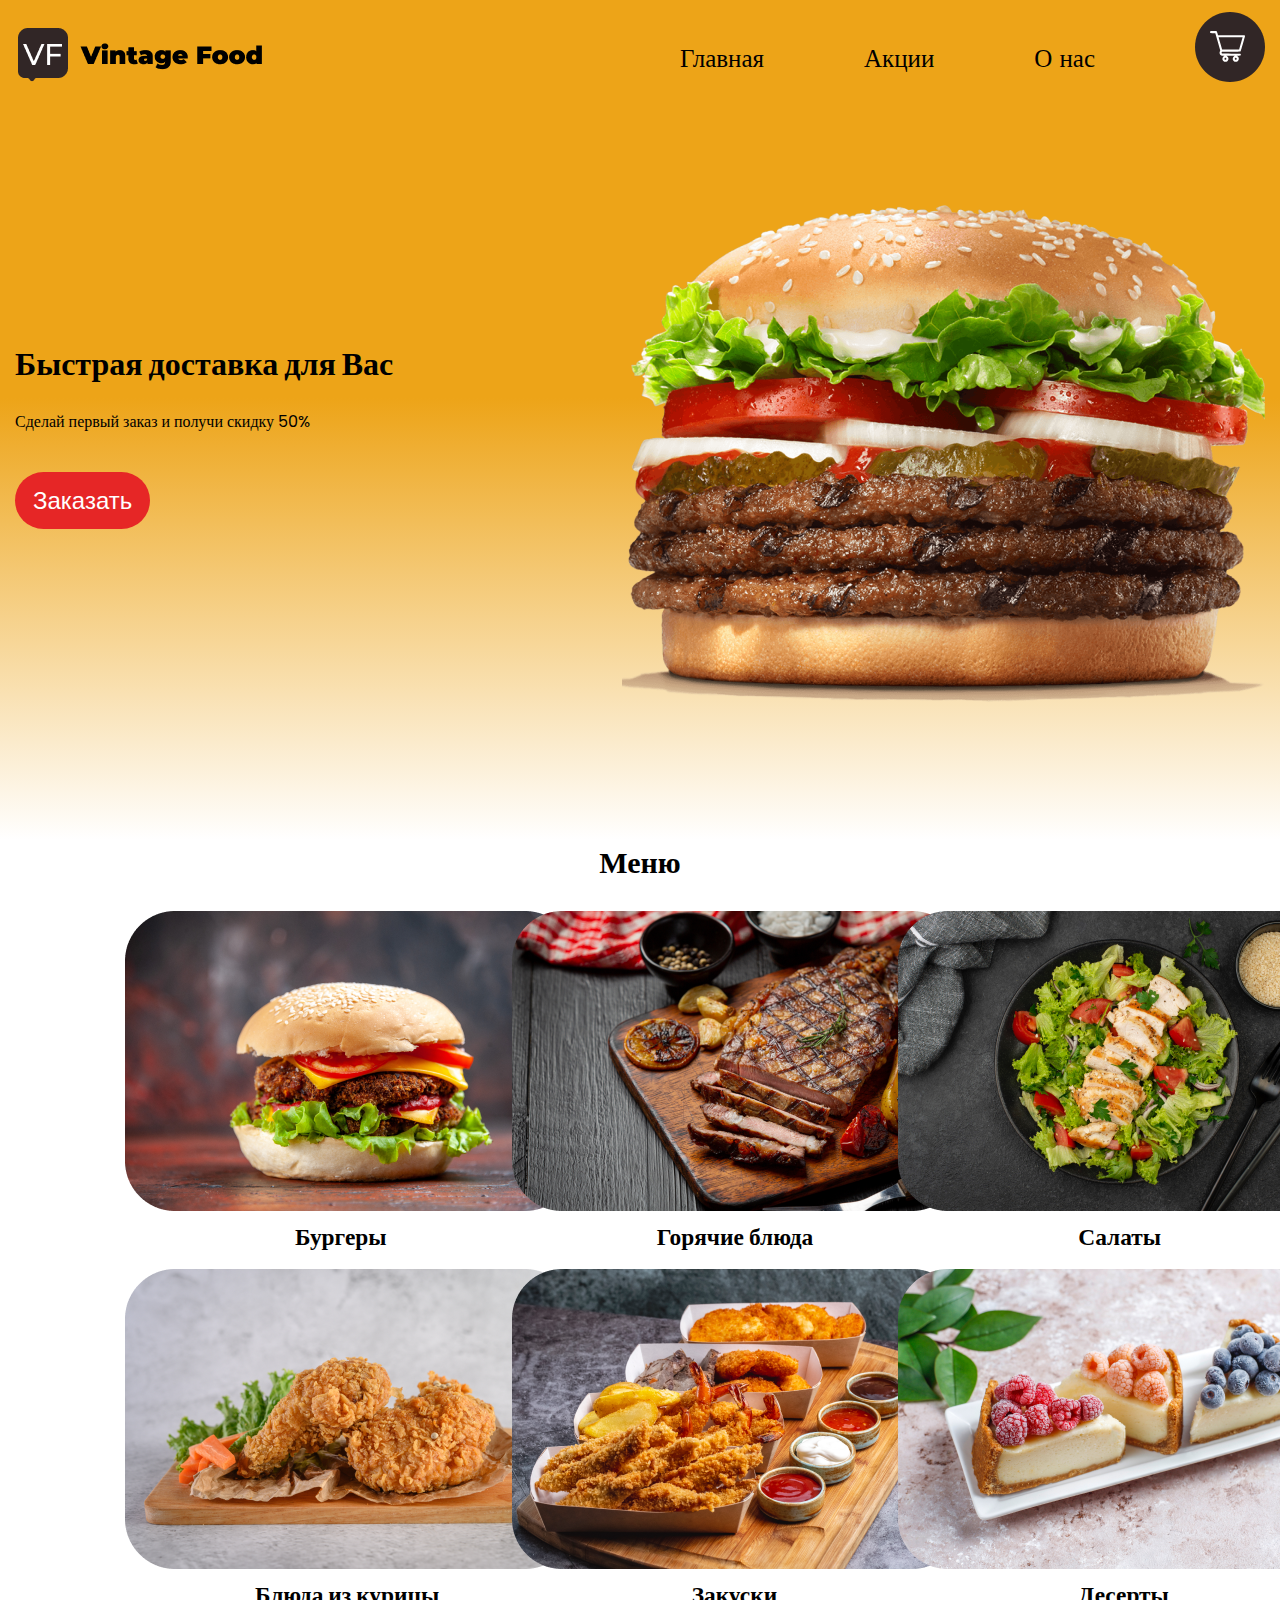
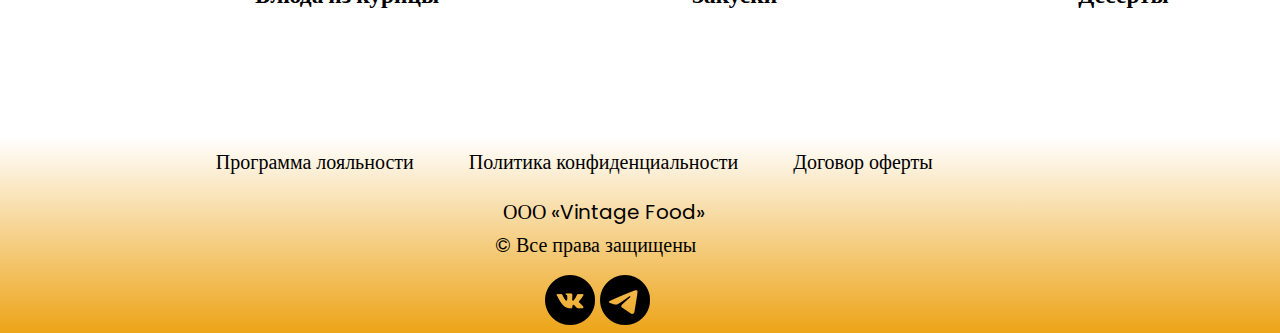
<file: Burger/index.html>
<!DOCTYPE html>
<html lang="ru">
<head>
    <meta charset="UTF-8">
    <meta http-equiv="X-UA-Compatible" content="IE=edge">
    <meta name="viewport" content="width=device-width, initial-scale=1.0">
    <!-- Подключаем шрифты -->
    <link rel="preconnect" href="https://fonts.googleapis.com">
    <link rel="preconnect" href="https://fonts.gstatic.com" crossorigin>
    <link href="https://fonts.googleapis.com/css2?family=Open+Sans:ital@1&family=Poppins:wght@200&display=swap" rel="stylesheet">
    <title>Vintage food</title>
    <link rel="stylesheet" href="style.css">
</head>
<body>
    <header>
    <div class="container">
        <nav>
            <div class="nav_menu">
                <div class="nav_menu_log">
                    <a href="#">
                        <img class="logo" src="./images/logo.png" alt="logo">
                    </a>
                </div>
                <div class="nav_menu_list">
                    <div class="nav_menu_item">
                        <a class="nav_menu_link" href="#">Главная</a>
                    </div>
                    <div class="nav_menu_item">
                        <a class="nav_menu_link" href="#">Акции</a>
                    </div>
                    <div class="nav_menu_item">
                        <a class="nav_menu_link" href="#">О нас</a>
                    </div>
                    <button class="nav_menu_button">
                        <img class="nav_menu_basket_img" src="./images/bascket.svg" alt="bascket">
                    </button>
                </div>
            </div>
        </nav>

        <div class="header_inner">
            <div class="hero_list">
                <h1 class="hero_list-title">Быстрая доставка для Вас</h1>
                <p class="hero_list_text">Сделай первый заказ и получи скидку 50%</p>
                <button class="hero_list_btn">Заказать</button>
            </div>
            <div class="hero_img">
                <img class="img-burger" src="./images/burg.png" alt="burger">
            </div>
        </div>
    </div>
    </header>
    <main class="main">
        <h2 class="main-menu_title">Меню</h2>
        <div class="main-menu_list">
            <ul class="main-menu_items">
                <li class="main-menu_item">
                    <a href="#" class="main-menu_link">
                        <img src="./images/img_1.png" alt="image" class="main-img">
                    </a>
                    <a href="#" class="main-menu_link">
                        <h3 class="main-title-burger">Бургеры</h3>
                    </a>
                </li>
                <li class="main-menu_item">
                    <a href="#" class="main-menu_link">
                        <img src="./images/img_2.png" alt="image" class="main-img">
                    </a>
                    <a href="#" class="main-menu_link">
                        <h3 class="main-title-chicken">Блюда из курицы</h3>
                    </a>
                </li>
                <li class="main-menu_item">
                    <a href="#" class="main-menu_link">
                        <img src="./images/img_3.png" alt="image" class="main-img">
                    </a>
                    <a href="#" class="main-menu_link">
                        <h3 class="main-title-hot">Горячие блюда</h3>
                    </a>
                </li>
                <li class="main-menu_item">
                    <a href="#" class="main-menu_link">
                        <img src="./images/img_4.png" alt="image" class="main-img">
                    </a>
                    <a href="#" class="main-menu_link">
                        <h3 class="main-title-fries">Закуски</h3>
                    </a>
                </li>
                <li class="main-menu_item">
                    <a href="#" class="main-menu_link">
                        <img src="./images/img_5.png" alt="image" class="main-img">
                    </a>
                    <a href="#" class="main-menu_link">
                        <h3 class="main-title-salads">Салаты</h3>
                    </a>
                </li>
                <li class="main-menu_item">
                    <a href="#" class="main-menu_link">
                        <img src="./images/img_6.png" alt="image" class="main-img">
                    </a>
                    <a href="#" class="main-menu_link">
                        <h3 class="main-title-deserts">Десерты</h3>
                    </a>
                </li>
            </ul>
        </div>
    </main>
    <footer class="footer">
        <div class="container">
            <div class="footer-copyright">
                <ul class="ul_footer-list">
                    <li class="footer-item">
                        <a href="#" class="footer-link">Программа лояльности</a>
                    </li>
                    <li class="footer-item">
                        <a href="#" class="footer-link">Политика конфиденциальности</a>
                    </li>
                    <li class="footer-item">
                        <a href="#" class="footer-link">Договор оферты</a>
                    </li>
                </ul>
            </div>
            <div class="footer-text">
                <p class="footer_text_1">ООО «Vintage Food»</p>
                <p class="footer_text_2">© Все права защищены</p>
            </div>
            <div class="footer-social">
                <ul class="footer-social_list">
                    <li class="footer-social_item">
                        <a href="https://vk.com/feed" class="social-icon_link">
                            <img class="social-icon_1" src="./images/Vk.png" alt="VK">
                        </a>
                    </li>
                    <li class="footer-social_item">
                        <a href="https://t.me/archi.enko" class="social-icon_link">
                            <img class="social-icon_2" src="./images/Telegram.png" alt="Telegram">
                        </a>
                    </li>
                </ul>
            </div>
        </div>
    </footer>
</body>
</html>
</file>
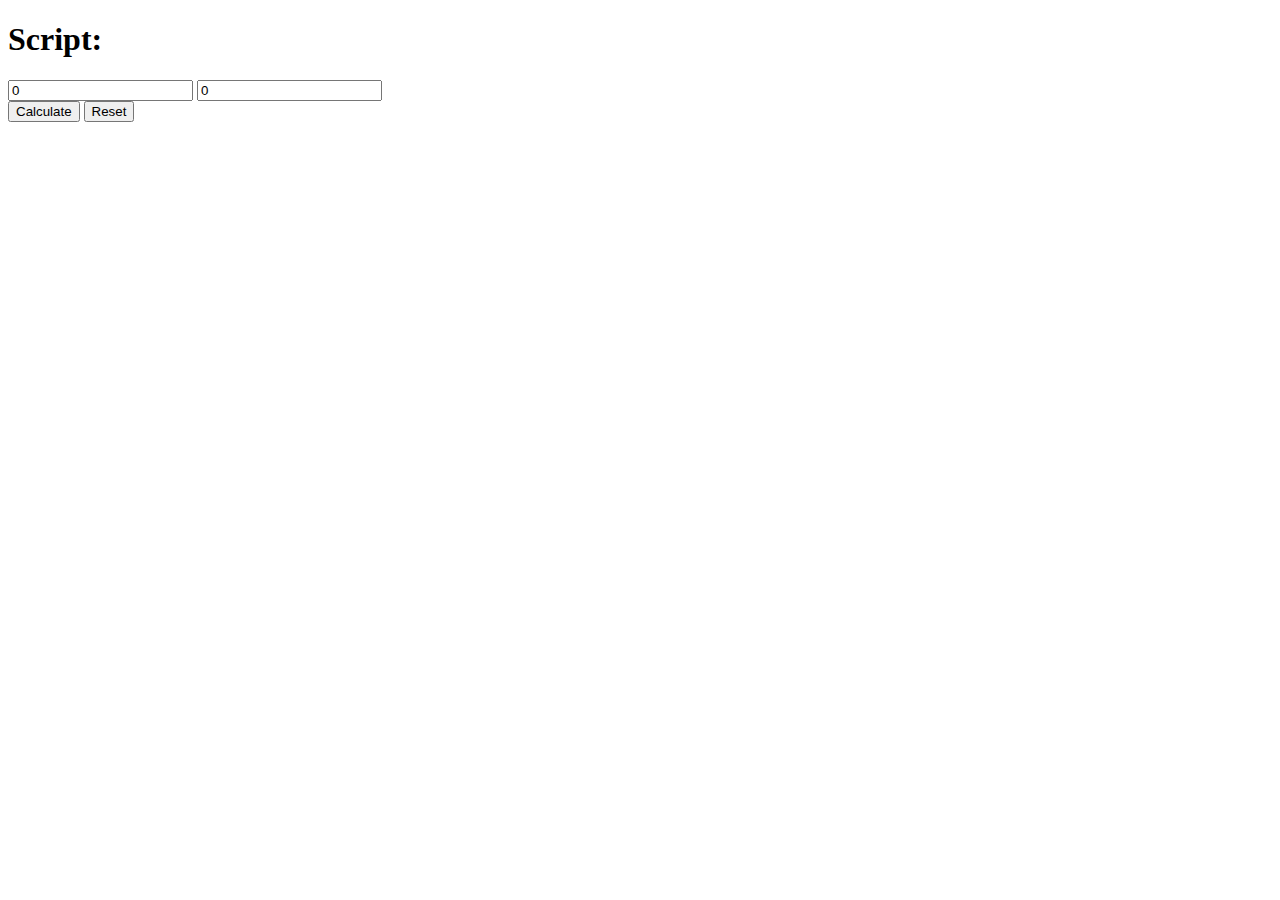
<file: JavaScript/index.html>
<!DOCTYPE html>
<html lang="en">
<head>
    <meta charset="UTF-8">
    <meta http-equiv="X-UA-Compatible" content="IE=edge">
    <meta name="viewport" content="width=device-width, initial-scale=1.0">
    <title>JS</title>
</head>
<body>
    <h1>Script: </h1>
    <input id = "num1" type="number">
    <input id = "num2" type="number">
    <br>
    <button id = "btn">Calculate</button>
    <button id = "resetBtn">Reset</button>
    <script src="script.js"></script>
</body>
</html>
</file>
<file: Burger/style.css>
*,
*::after,
*::before {
  padding: 0;
  margin: 0;
}

html {
  box-sizing: border-box;
}

body {
  font-family: Poppins;
  color: #000;
  font-size: 20px;
}

ul {
  list-style: none;
}

a {
  text-decoration: none;
  color: inherit;
}

.container {
  max-width: 1300px;
  margin: 0 auto;
  padding-left: 15px;
  padding-right: 15px;
}

header {
  background: linear-gradient(
    180deg,
    #eda418 47.4%,
    rgba(237, 164, 24, 0) 100%
  );
}

nav {
  padding-top: 11px;
  margin-bottom: 23px;
}

.nav_menu {
  display: flex;
  justify-content: space-between;
  align-items: center;
}

.logo {
  padding-top: 17px;
}

.nav_menu_button {
  border: none;
  background-color: transparent;
  cursor: pointer;
  margin-bottom: 23px;
}

.nav_menu_link {
  margin-right: 100px;
  font-size: 25px;
  line-height: 24px;
  font-weight: 500;
}

.nav_menu_link#link1 {
  font-weight: 700;
}

.nav_menu_link:hover {
  color: white;
}

.header_inner {
  display: flex;
  align-items: center;
  justify-content: space-between;
  padding-bottom: 100px;
}

.hero_list-title {
  font-weight: 800;
  font-size: 32px;
  line-height: 39px;
  padding-bottom: 29px;
}

.hero_list_text {
  font-weight: 400;
  font-size: 16px;
  line-height: 20px;
  padding-bottom: 40px;
}

.hero_list_btn {
  padding: 14px 18px;
  font-weight: 400;
  font-size: 24px;
  line-height: 29px;
  border: none;
  background-color: #e62626;
  border-radius: 50px;
  color: #fff;
  cursor: pointer;
  transition: 0.5s ease;
}

.hero_list_btn:hover {
  background-color: #881414;
}

.nav_menu_list {
  display: flex;
  align-items: center;
  justify-content: center;
}

.main-menu_title {
  display: flex;
  align-items: center;
  justify-content: center;
  margin-bottom: 25px;
}

.main-menu_list {
  align-items: center;
  justify-content: center;
  columns: 3;
  box-sizing: border-box;
  padding-left: 125px;
  padding-right: 15px;
  margin-bottom: 100px;
}

.main-menu_link{
    align-items: center;
    justify-content: center;
    box-sizing: border-box;
    width: 150px;
}

h3{
    place-items:inherit;
    align-items: center;
    justify-content: center;
    box-sizing: border-box;
}

.main-title-burger{
    place-items:inherit;
    align-items: center;
    justify-content: center;
    box-sizing: border-box;
    padding-left: 170px;
    margin-bottom: 15px;
}
.main-title-hot{
    place-items:inherit;
    align-items: center;
    justify-content: center;
    box-sizing: border-box;
    padding-left: 145px;
    margin-bottom: 15px;
}
.main-title-salads, .main-title-deserts, .main-title-fries{
    place-items:inherit;
    align-items: center;
    justify-content: center;
    box-sizing: border-box;
    padding-left: 180px;
    margin-bottom: 15px;
}
.main-title-chicken{
    place-items:inherit;
    align-items: center;
    justify-content: center;
    box-sizing: border-box;
    padding-left: 130px;
    margin-bottom: 15px;
}

footer {
  background: linear-gradient(
    180deg,
    rgba(237, 164, 24, 0) 5.0%,
    #eda418 100%
  );
}

.footer-copyright{
    align-items: center;
    justify-content: center;
    box-sizing: border-box;
    padding-left: 150.75px;
}
.footer-item{
    display:inline-flex;    
    align-items:center;
    justify-content:center;
    padding-left: 50px;
    padding-bottom: 20px;  
    padding-top: 20px;
}

.footer-text{
  display:flexbox;
  align-items: center;
  justify-content: center;
  padding-left: 480px;
  margin-bottom: 15px;
}
.footer_text_1{
  padding-left: 8px;
  padding-bottom: 3px;
}
.footer-social{
  padding-left: 530px;
}
.footer-social_item{
  display:inline-flex;    
  align-items:center;
  justify-content:center;
  
}
</file>
